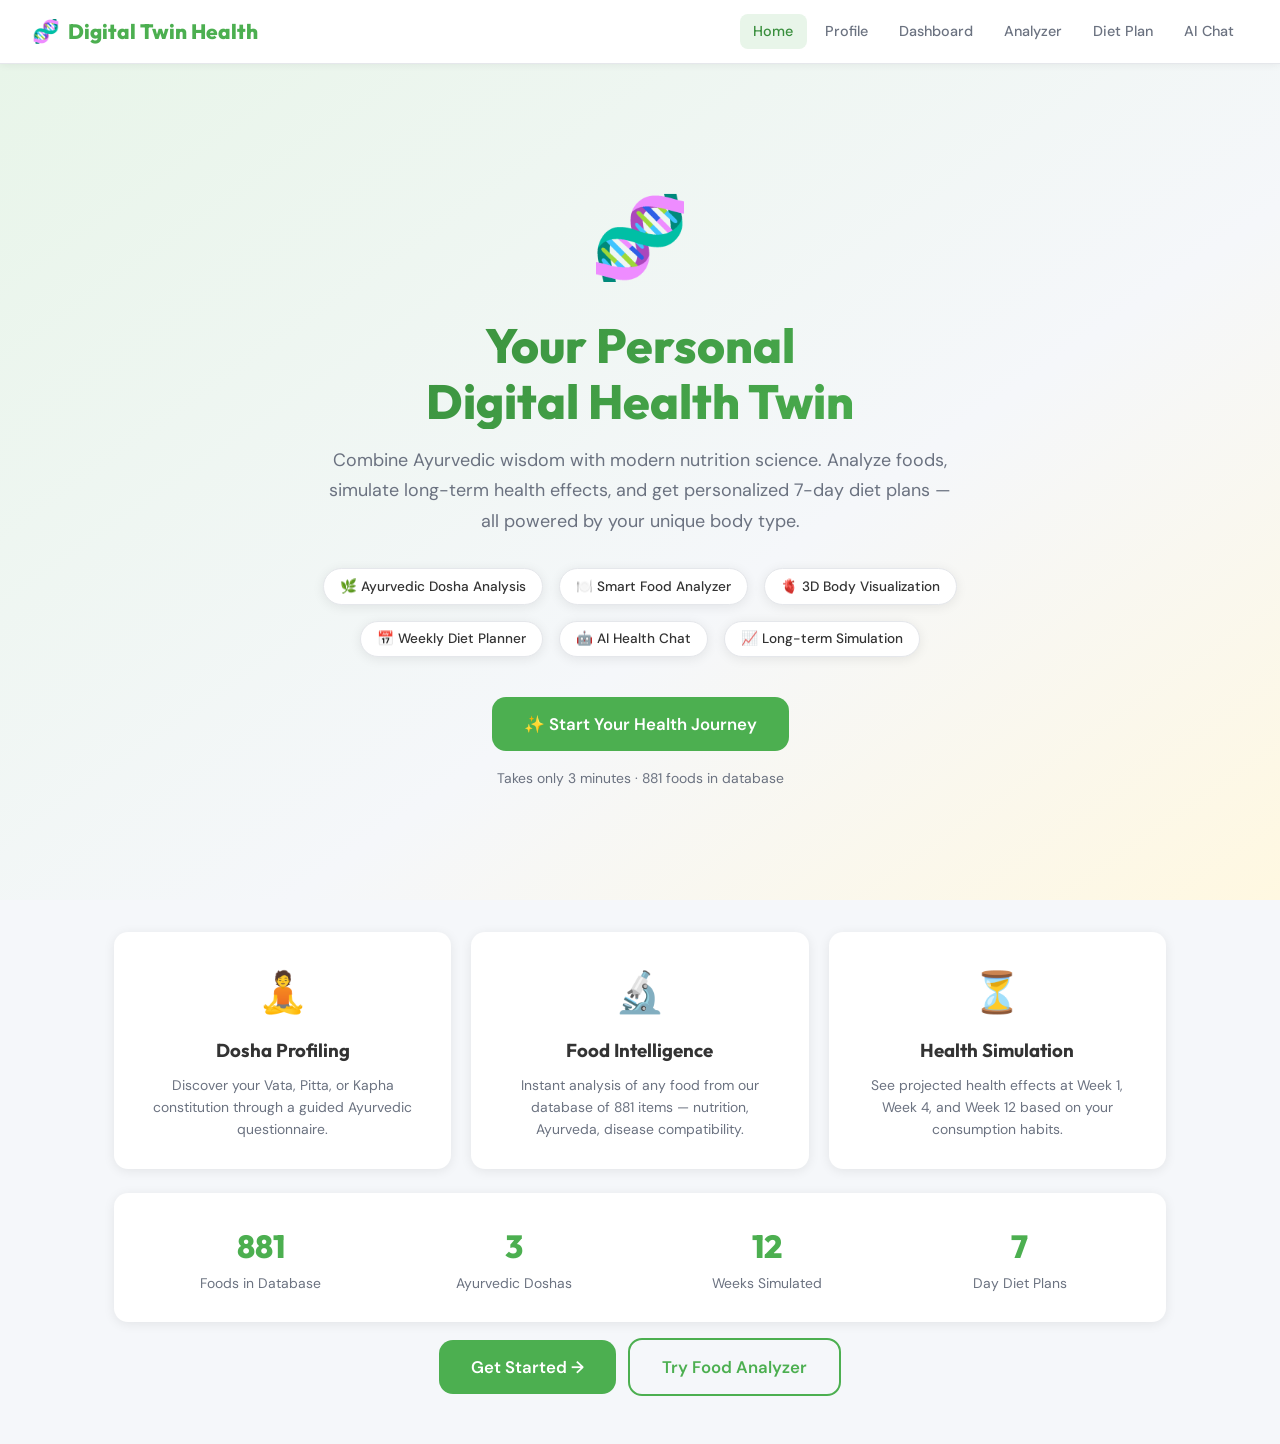
<file: frontend/index.html>
<!DOCTYPE html>
<html lang="en">
<head>
<meta charset="UTF-8" />
<meta name="viewport" content="width=device-width, initial-scale=1.0"/>
<title>Digital Twin Health</title>
<link rel="stylesheet" href="css/styles.css"/>
</head>
<body>

<nav class="nav">
  <a href="index.html" class="nav-brand"><span>🧬</span> Digital Twin Health</a>
  <div class="nav-links">
    <a href="index.html" class="active">Home</a>
    <a href="input.html">Profile</a>
    <a href="dashboard.html">Dashboard</a>
    <a href="analyzer.html">Analyzer</a>
    <a href="diet.html">Diet Plan</a>
    <a href="chat.html">AI Chat</a>
  </div>
</nav>

<section class="hero">
  <div class="hero-content">
    <div class="hero-icon">🧬</div>
    <h1 class="hero-title">Your Personal<br/>Digital Health Twin</h1>
    <p class="hero-sub">
      Combine Ayurvedic wisdom with modern nutrition science. Analyze foods, 
      simulate long-term health effects, and get personalized 7-day diet plans — 
      all powered by your unique body type.
    </p>
    <div class="hero-features">
      <div class="feature-pill">🌿 Ayurvedic Dosha Analysis</div>
      <div class="feature-pill">🍽️ Smart Food Analyzer</div>
      <div class="feature-pill">🫀 3D Body Visualization</div>
      <div class="feature-pill">📅 Weekly Diet Planner</div>
      <div class="feature-pill">🤖 AI Health Chat</div>
      <div class="feature-pill">📈 Long-term Simulation</div>
    </div>
    <a href="input.html" class="btn btn-primary btn-lg">
      ✨ Start Your Health Journey
    </a>
    <p class="text-muted mt-2">Takes only 3 minutes · 881 foods in database</p>
  </div>
</section>

<!-- Feature Cards -->
<div class="container">
  <div class="grid-3 section-gap">
    <div class="card text-center">
      <div style="font-size:2.5rem;margin-bottom:0.75rem">🧘</div>
      <h3 style="font-family:var(--font-display);font-weight:700;margin-bottom:0.5rem">Dosha Profiling</h3>
      <p class="text-muted">Discover your Vata, Pitta, or Kapha constitution through a guided Ayurvedic questionnaire.</p>
    </div>
    <div class="card text-center">
      <div style="font-size:2.5rem;margin-bottom:0.75rem">🔬</div>
      <h3 style="font-family:var(--font-display);font-weight:700;margin-bottom:0.5rem">Food Intelligence</h3>
      <p class="text-muted">Instant analysis of any food from our database of 881 items — nutrition, Ayurveda, disease compatibility.</p>
    </div>
    <div class="card text-center">
      <div style="font-size:2.5rem;margin-bottom:0.75rem">⏳</div>
      <h3 style="font-family:var(--font-display);font-weight:700;margin-bottom:0.5rem">Health Simulation</h3>
      <p class="text-muted">See projected health effects at Week 1, Week 4, and Week 12 based on your consumption habits.</p>
    </div>
  </div>

  <!-- Stats row -->
  <div class="card mb-2">
    <div class="grid-4">
      <div class="text-center">
        <div style="font-family:var(--font-display);font-size:2rem;font-weight:800;color:var(--green)">881</div>
        <div class="text-muted">Foods in Database</div>
      </div>
      <div class="text-center">
        <div style="font-family:var(--font-display);font-size:2rem;font-weight:800;color:var(--green)">3</div>
        <div class="text-muted">Ayurvedic Doshas</div>
      </div>
      <div class="text-center">
        <div style="font-family:var(--font-display);font-size:2rem;font-weight:800;color:var(--green)">12</div>
        <div class="text-muted">Weeks Simulated</div>
      </div>
      <div class="text-center">
        <div style="font-family:var(--font-display);font-size:2rem;font-weight:800;color:var(--green)">7</div>
        <div class="text-muted">Day Diet Plans</div>
      </div>
    </div>
  </div>

  <div class="text-center mb-2">
    <a href="input.html" class="btn btn-primary btn-lg">Get Started →</a>
    &nbsp;
    <a href="analyzer.html" class="btn btn-outline btn-lg">Try Food Analyzer</a>
  </div>
</div>

</body>
</html>
</file>
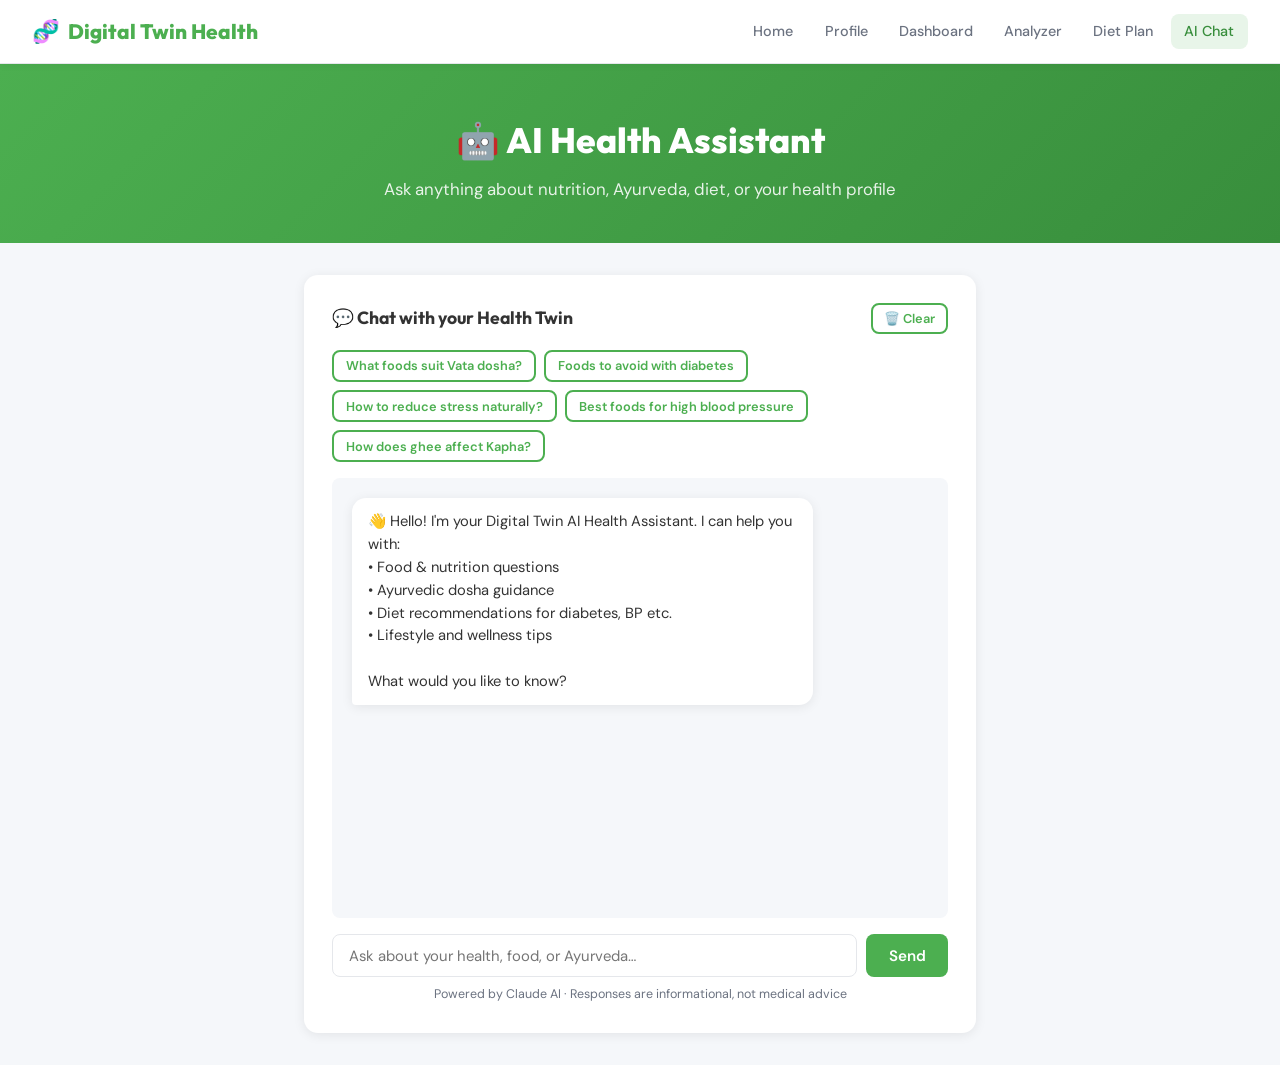
<file: frontend/chat.html>
<!DOCTYPE html>
<html lang="en">
<head>
<meta charset="UTF-8"/>
<meta name="viewport" content="width=device-width,initial-scale=1.0"/>
<title>AI Health Chat · Digital Twin</title>
<link rel="stylesheet" href="css/styles.css"/>
</head>
<body>

<nav class="nav">
  <a href="index.html" class="nav-brand"><span>🧬</span> Digital Twin Health</a>
  <div class="nav-links">
    <a href="index.html">Home</a>
    <a href="input.html">Profile</a>
    <a href="dashboard.html">Dashboard</a>
    <a href="analyzer.html">Analyzer</a>
    <a href="diet.html">Diet Plan</a>
    <a href="chat.html" class="active">AI Chat</a>
  </div>
</nav>

<div class="page-header">
  <h1>🤖 AI Health Assistant</h1>
  <p>Ask anything about nutrition, Ayurveda, diet, or your health profile</p>
</div>

<div class="container-sm">
  <div class="card">
    <div style="display:flex;align-items:center;justify-content:space-between;margin-bottom:1rem">
      <div class="card-title" style="margin:0">💬 Chat with your Health Twin</div>
      <button class="btn btn-outline" onclick="clearChat()" style="font-size:0.8rem;padding:0.3rem 0.7rem">🗑️ Clear</button>
    </div>

    <!-- Suggested prompts -->
    <div style="display:flex;flex-wrap:wrap;gap:0.5rem;margin-bottom:1rem" id="prompts">
      <button class="btn btn-outline" style="font-size:0.8rem;padding:0.35rem 0.75rem" onclick="sendPrompt(this.textContent)">
        What foods suit Vata dosha?
      </button>
      <button class="btn btn-outline" style="font-size:0.8rem;padding:0.35rem 0.75rem" onclick="sendPrompt(this.textContent)">
        Foods to avoid with diabetes
      </button>
      <button class="btn btn-outline" style="font-size:0.8rem;padding:0.35rem 0.75rem" onclick="sendPrompt(this.textContent)">
        How to reduce stress naturally?
      </button>
      <button class="btn btn-outline" style="font-size:0.8rem;padding:0.35rem 0.75rem" onclick="sendPrompt(this.textContent)">
        Best foods for high blood pressure
      </button>
      <button class="btn btn-outline" style="font-size:0.8rem;padding:0.35rem 0.75rem" onclick="sendPrompt(this.textContent)">
        How does ghee affect Kapha?
      </button>
    </div>

    <div class="chat-window" id="chat-window">
      <div class="chat-bubble bot">
        👋 Hello! I'm your Digital Twin AI Health Assistant. I can help you with:
        <br/>• Food & nutrition questions
        <br/>• Ayurvedic dosha guidance
        <br/>• Diet recommendations for diabetes, BP etc.
        <br/>• Lifestyle and wellness tips
        <br/><br/>What would you like to know?
      </div>
    </div>

    <div class="chat-input-row">
      <input id="chat-input" type="text" placeholder="Ask about your health, food, or Ayurveda…"
        onkeydown="if(event.key==='Enter')sendMessage()"/>
      <button class="btn btn-primary" onclick="sendMessage()" id="send-btn">Send</button>
    </div>

    <p class="text-muted mt-1" style="font-size:0.78rem;text-align:center">
      Powered by Claude AI · Responses are informational, not medical advice
    </p>
  </div>
</div>

<script src="js/api.js"></script>
<script src="js/chat.js"></script>
</body>
</html>
</file>
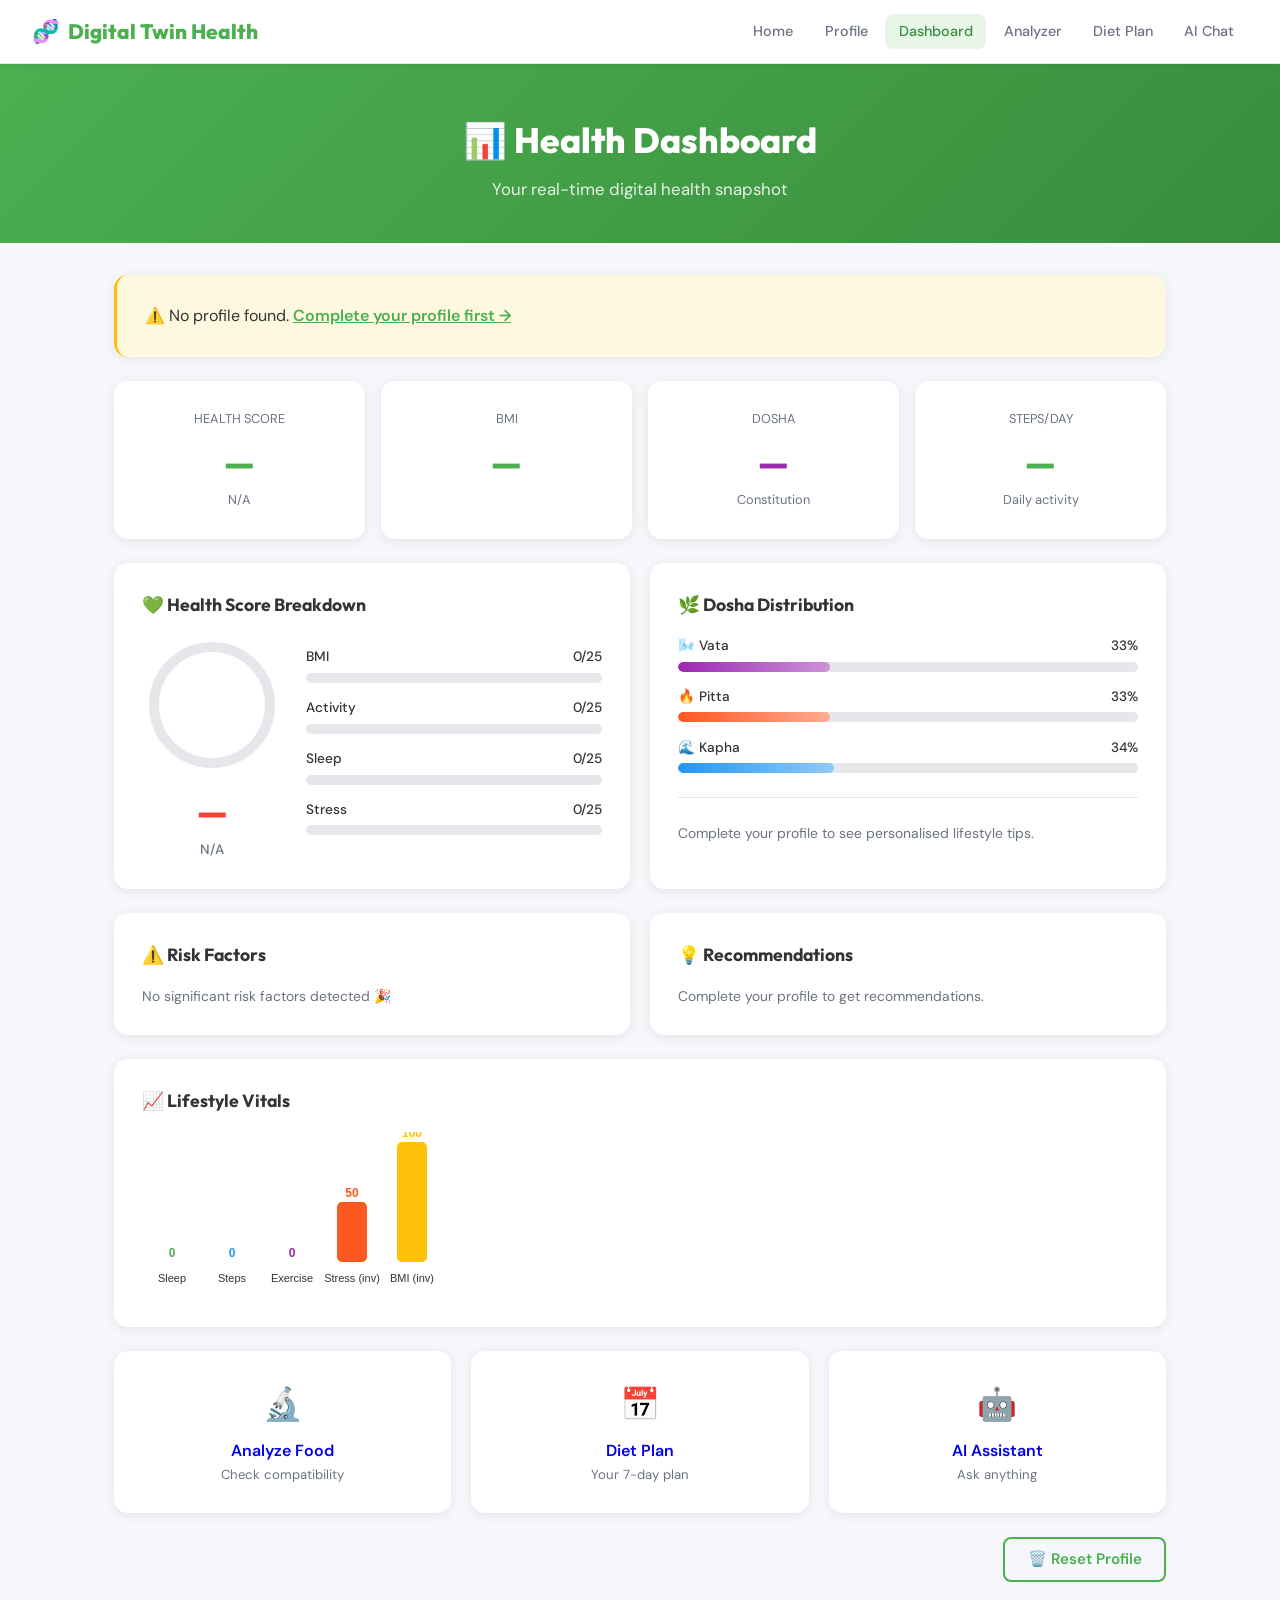
<file: frontend/dashboard.html>
<!DOCTYPE html>
<html lang="en">
<head>
<meta charset="UTF-8"/>
<meta name="viewport" content="width=device-width,initial-scale=1.0"/>
<title>Dashboard · Digital Twin</title>
<link rel="stylesheet" href="css/styles.css"/>
</head>
<body>

<nav class="nav">
  <a href="index.html" class="nav-brand"><span>🧬</span> Digital Twin Health</a>
  <div class="nav-links">
    <a href="index.html">Home</a>
    <a href="input.html">Profile</a>
    <a href="dashboard.html" class="active">Dashboard</a>
    <a href="analyzer.html">Analyzer</a>
    <a href="diet.html">Diet Plan</a>
    <a href="chat.html">AI Chat</a>
  </div>
</nav>

<div class="page-header">
  <h1>📊 Health Dashboard</h1>
  <p>Your real-time digital health snapshot</p>
</div>

<div class="container">

  <!-- Top metrics -->
  <div class="grid-4 section-gap" id="metric-cards">
    <div class="card text-center">
      <div class="text-muted" style="font-size:0.8rem;margin-bottom:0.3rem">HEALTH SCORE</div>
      <div id="m-score" style="font-family:var(--font-display);font-size:2.2rem;font-weight:800;color:var(--green)">—</div>
      <div id="m-grade" class="text-muted" style="font-size:0.8rem">—</div>
    </div>
    <div class="card text-center">
      <div class="text-muted" style="font-size:0.8rem;margin-bottom:0.3rem">BMI</div>
      <div id="m-bmi" style="font-family:var(--font-display);font-size:2.2rem;font-weight:800;color:var(--green)">—</div>
      <div id="m-bmi-cat" class="text-muted" style="font-size:0.8rem">—</div>
    </div>
    <div class="card text-center">
      <div class="text-muted" style="font-size:0.8rem;margin-bottom:0.3rem">DOSHA</div>
      <div id="m-dosha" style="font-family:var(--font-display);font-size:2.2rem;font-weight:800;color:#9C27B0">—</div>
      <div class="text-muted" style="font-size:0.8rem">Constitution</div>
    </div>
    <div class="card text-center">
      <div class="text-muted" style="font-size:0.8rem;margin-bottom:0.3rem">STEPS/DAY</div>
      <div id="m-steps" style="font-family:var(--font-display);font-size:2.2rem;font-weight:800;color:var(--green)">—</div>
      <div class="text-muted" style="font-size:0.8rem">Daily activity</div>
    </div>
  </div>

  <div class="grid-2 section-gap">
    <!-- Score ring card -->
    <div class="card">
      <div class="card-title">💚 Health Score Breakdown</div>
      <div style="display:flex;align-items:center;gap:1.5rem;flex-wrap:wrap">
        <div class="score-ring">
          <svg class="ring-svg" width="140" height="140" viewBox="0 0 140 140">
            <circle class="ring-track" cx="70" cy="70" r="58"/>
            <circle id="score-ring-fill" class="ring-fill" cx="70" cy="70" r="58"
              stroke="var(--green)"
              stroke-dasharray="364.4"
              stroke-dashoffset="364.4"/>
          </svg>
          <div id="score-num" class="ring-label">—</div>
          <div id="score-grade" class="ring-sublabel">—</div>
        </div>
        <div style="flex:1" id="score-breakdown"></div>
      </div>
    </div>

    <!-- Dosha distribution -->
    <div class="card">
      <div class="card-title">🌿 Dosha Distribution</div>
      <div id="dosha-bars"></div>
      <hr class="divider"/>
      <div id="dosha-tips" class="text-muted" style="font-size:0.87rem"></div>
    </div>
  </div>

  <div class="grid-2 section-gap">
    <!-- Risks -->
    <div class="card">
      <div class="card-title">⚠️ Risk Factors</div>
      <div id="risk-list"></div>
    </div>
    <!-- Recommendations -->
    <div class="card">
      <div class="card-title">💡 Recommendations</div>
      <div id="rec-list"></div>
    </div>
  </div>

  <!-- Vitals chart (canvas) -->
  <div class="card section-gap">
    <div class="card-title">📈 Lifestyle Vitals</div>
    <canvas id="vitalsChart" height="80"></canvas>
  </div>

  <!-- Quick links -->
  <div class="grid-3">
    <a href="analyzer.html" class="card" style="text-decoration:none;text-align:center">
      <div style="font-size:2rem">🔬</div>
      <div style="font-weight:600;margin-top:0.5rem">Analyze Food</div>
      <div class="text-muted" style="font-size:0.82rem">Check compatibility</div>
    </a>
    <a href="diet.html" class="card" style="text-decoration:none;text-align:center">
      <div style="font-size:2rem">📅</div>
      <div style="font-weight:600;margin-top:0.5rem">Diet Plan</div>
      <div class="text-muted" style="font-size:0.82rem">Your 7-day plan</div>
    </a>
    <a href="chat.html" class="card" style="text-decoration:none;text-align:center">
      <div style="font-size:2rem">🤖</div>
      <div style="font-weight:600;margin-top:0.5rem">AI Assistant</div>
      <div class="text-muted" style="font-size:0.82rem">Ask anything</div>
    </a>
  </div>

  <div style="margin-top:1.5rem;text-align:right">
    <button class="btn btn-outline" onclick="if(confirm('Clear all data?')){Store.clear();location.reload()}">
      🗑️ Reset Profile
    </button>
  </div>
</div>

<script src="js/api.js"></script>
<script src="js/dashboard.js"></script>
</body>
</html>
</file>
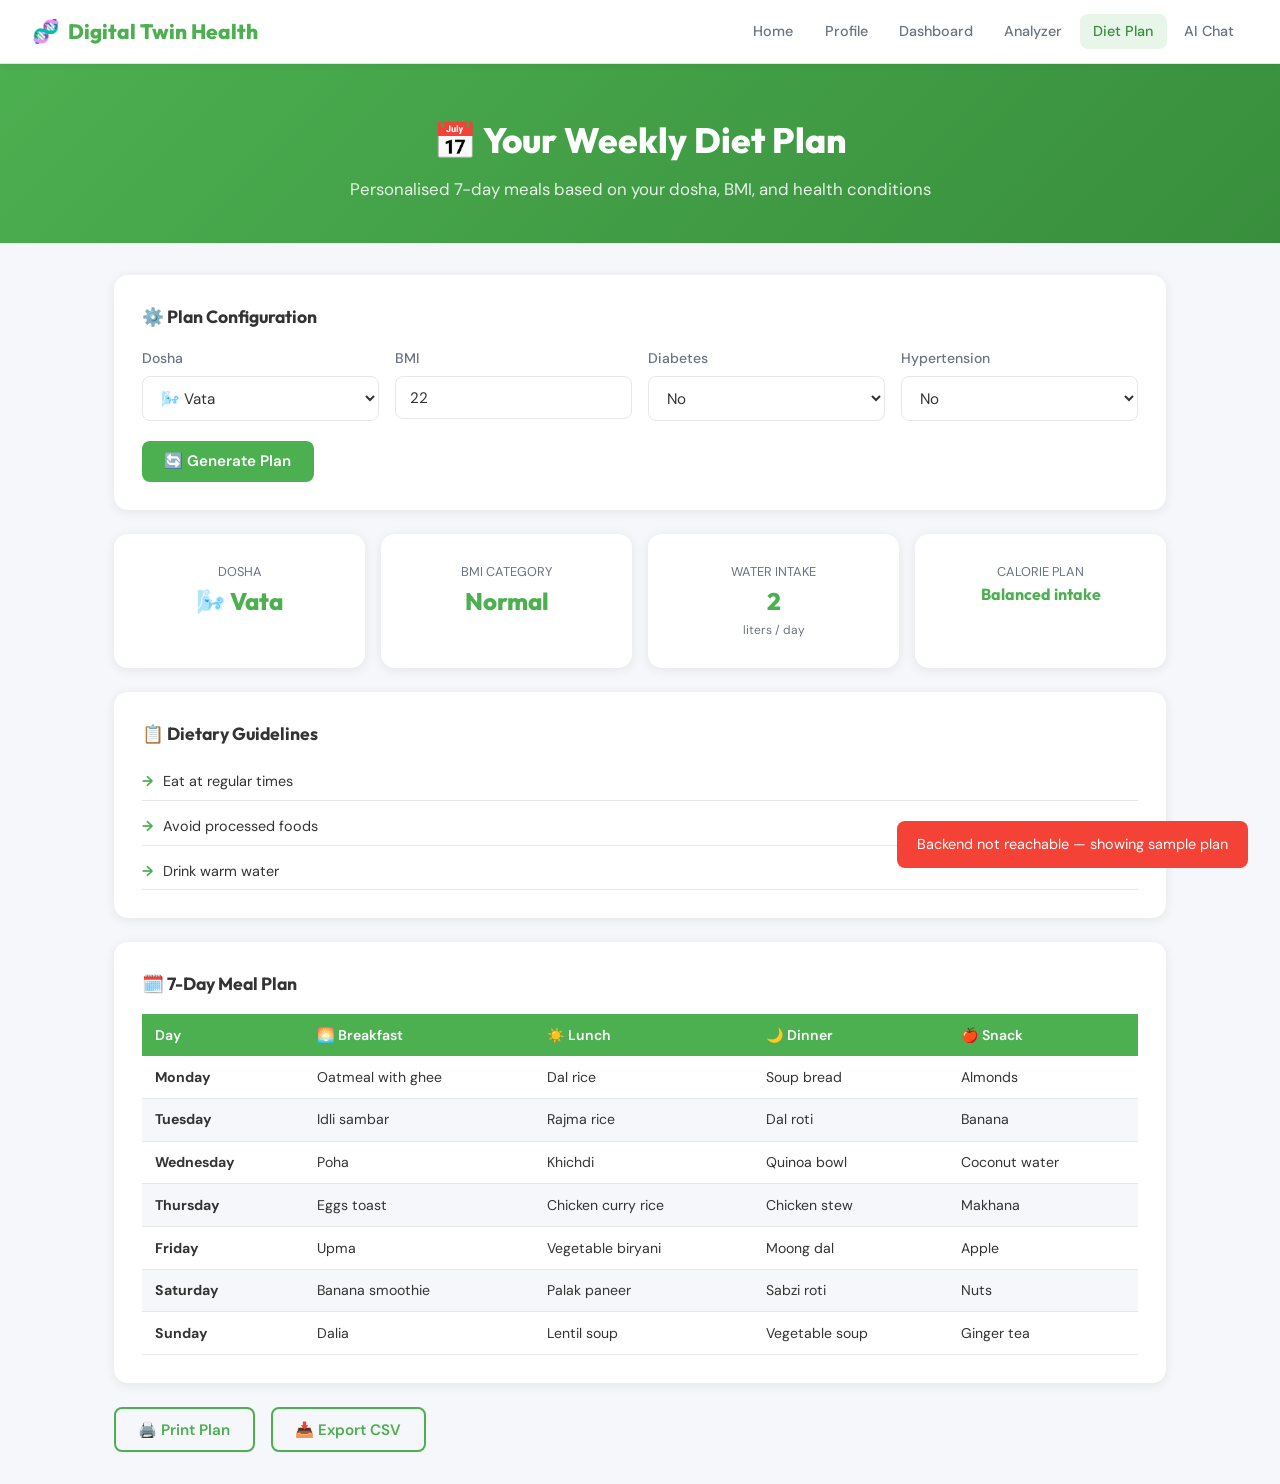
<file: frontend/diet.html>
<!DOCTYPE html>
<html lang="en">
<head>
<meta charset="UTF-8"/>
<meta name="viewport" content="width=device-width,initial-scale=1.0"/>
<title>Diet Plan · Digital Twin</title>
<link rel="stylesheet" href="css/styles.css"/>
</head>
<body>

<nav class="nav">
  <a href="index.html" class="nav-brand"><span>🧬</span> Digital Twin Health</a>
  <div class="nav-links">
    <a href="index.html">Home</a>
    <a href="input.html">Profile</a>
    <a href="dashboard.html">Dashboard</a>
    <a href="analyzer.html">Analyzer</a>
    <a href="diet.html" class="active">Diet Plan</a>
    <a href="chat.html">AI Chat</a>
  </div>
</nav>

<div class="page-header">
  <h1>📅 Your Weekly Diet Plan</h1>
  <p>Personalised 7-day meals based on your dosha, BMI, and health conditions</p>
</div>

<div class="container">

  <!-- Config card -->
  <div class="card section-gap">
    <div class="card-title">⚙️ Plan Configuration</div>
    <div class="grid-4">
      <div class="form-group">
        <label class="form-label">Dosha</label>
        <select id="plan-dosha" class="form-control">
          <option value="vata">🌬️ Vata</option>
          <option value="pitta">🔥 Pitta</option>
          <option value="kapha">🌊 Kapha</option>
        </select>
      </div>
      <div class="form-group">
        <label class="form-label">BMI</label>
        <input id="plan-bmi" type="number" class="form-control" value="22" step="0.1" min="15" max="45"/>
      </div>
      <div class="form-group">
        <label class="form-label">Diabetes</label>
        <select id="plan-diabetes" class="form-control">
          <option value="false">No</option>
          <option value="true">Yes</option>
        </select>
      </div>
      <div class="form-group">
        <label class="form-label">Hypertension</label>
        <select id="plan-bp" class="form-control">
          <option value="false">No</option>
          <option value="true">Yes</option>
        </select>
      </div>
    </div>
    <button class="btn btn-primary" onclick="generatePlan()">🔄 Generate Plan</button>
  </div>

  <!-- Summary cards -->
  <div id="plan-summary" style="display:none" class="grid-4 section-gap">
    <div class="card text-center">
      <div class="text-muted" style="font-size:0.8rem">DOSHA</div>
      <div id="s-dosha" style="font-family:var(--font-display);font-size:1.5rem;font-weight:800;color:var(--green)">—</div>
    </div>
    <div class="card text-center">
      <div class="text-muted" style="font-size:0.8rem">BMI CATEGORY</div>
      <div id="s-bmi" style="font-family:var(--font-display);font-size:1.5rem;font-weight:800;color:var(--green)">—</div>
    </div>
    <div class="card text-center">
      <div class="text-muted" style="font-size:0.8rem">WATER INTAKE</div>
      <div id="s-water" style="font-family:var(--font-display);font-size:1.5rem;font-weight:800;color:var(--green)">—</div>
      <div class="text-muted" style="font-size:0.75rem">liters / day</div>
    </div>
    <div class="card text-center">
      <div class="text-muted" style="font-size:0.8rem">CALORIE PLAN</div>
      <div id="s-cal" style="font-family:var(--font-display);font-size:1rem;font-weight:700;color:var(--green)">—</div>
    </div>
  </div>

  <!-- Guidelines -->
  <div id="guidelines-card" style="display:none" class="card section-gap">
    <div class="card-title">📋 Dietary Guidelines</div>
    <div id="guidelines-content"></div>
  </div>

  <!-- Weekly table -->
  <div id="plan-table-card" style="display:none" class="card section-gap">
    <div class="card-title">🗓️ 7-Day Meal Plan</div>
    <div style="overflow-x:auto">
      <table class="week-table">
        <thead>
          <tr>
            <th>Day</th>
            <th>🌅 Breakfast</th>
            <th>☀️ Lunch</th>
            <th>🌙 Dinner</th>
            <th>🍎 Snack</th>
          </tr>
        </thead>
        <tbody id="plan-tbody"></tbody>
      </table>
    </div>
  </div>

  <!-- Print/Export -->
  <div id="export-row" style="display:none;gap:1rem" class="flex">
    <button class="btn btn-outline" onclick="window.print()">🖨️ Print Plan</button>
    <button class="btn btn-outline" onclick="exportCSV()">📥 Export CSV</button>
  </div>

</div>

<script src="js/api.js"></script>
<script src="js/diet.js"></script>
</body>
</html>
</file>
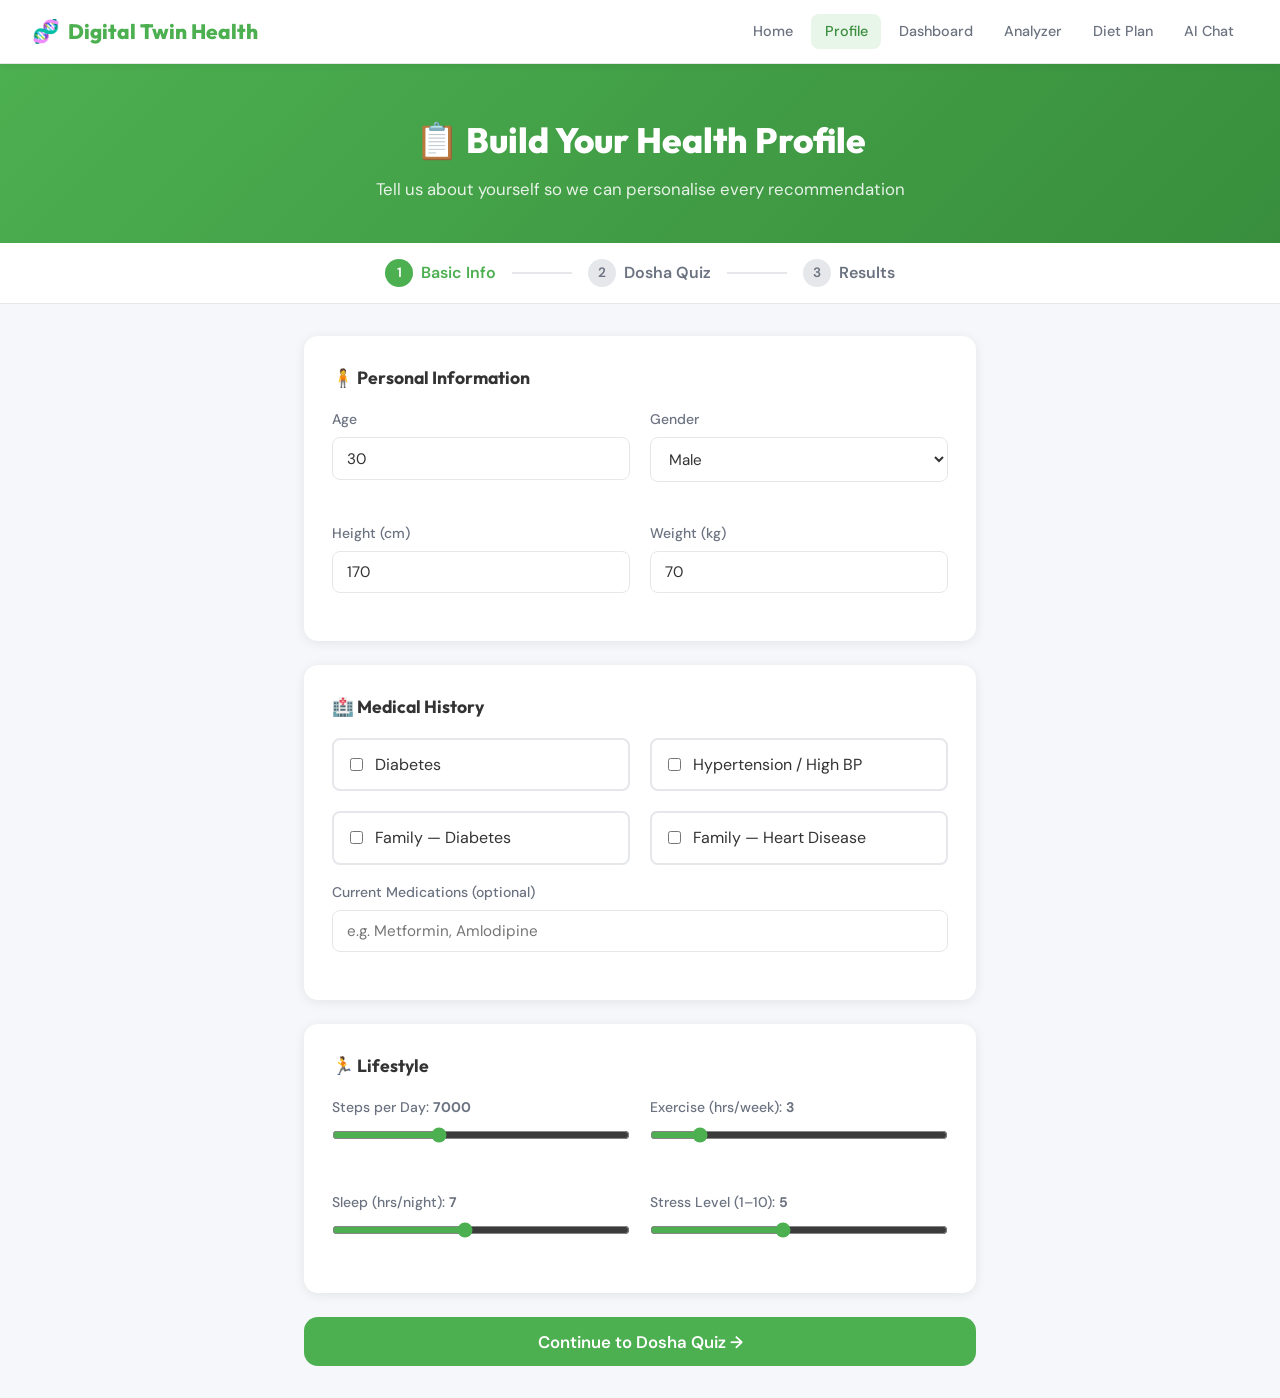
<file: frontend/input.html>
<!DOCTYPE html>
<html lang="en">
<head>
<meta charset="UTF-8"/>
<meta name="viewport" content="width=device-width,initial-scale=1.0"/>
<title>Health Profile · Digital Twin</title>
<link rel="stylesheet" href="css/styles.css"/>
</head>
<body>

<nav class="nav">
  <a href="index.html" class="nav-brand"><span>🧬</span> Digital Twin Health</a>
  <div class="nav-links">
    <a href="index.html">Home</a>
    <a href="input.html" class="active">Profile</a>
    <a href="dashboard.html">Dashboard</a>
    <a href="analyzer.html">Analyzer</a>
    <a href="diet.html">Diet Plan</a>
    <a href="chat.html">AI Chat</a>
  </div>
</nav>

<div class="page-header">
  <h1>📋 Build Your Health Profile</h1>
  <p>Tell us about yourself so we can personalise every recommendation</p>
</div>

<!-- Step indicator -->
<div style="background:#fff;border-bottom:1px solid var(--border);padding:1rem 2rem;display:flex;gap:1rem;align-items:center;justify-content:center;">
  <div id="step1-ind" class="flex gap-1" style="align-items:center;font-weight:600;color:var(--green)">
    <div style="width:28px;height:28px;border-radius:50%;background:var(--green);color:#fff;display:flex;align-items:center;justify-content:center;font-size:0.85rem">1</div>
    Basic Info
  </div>
  <div style="flex:1;max-width:60px;height:2px;background:var(--border)"></div>
  <div id="step2-ind" class="flex gap-1" style="align-items:center;font-weight:600;color:var(--text-2)">
    <div style="width:28px;height:28px;border-radius:50%;background:var(--border);color:var(--text-2);display:flex;align-items:center;justify-content:center;font-size:0.85rem">2</div>
    Dosha Quiz
  </div>
  <div style="flex:1;max-width:60px;height:2px;background:var(--border)"></div>
  <div id="step3-ind" class="flex gap-1" style="align-items:center;font-weight:600;color:var(--text-2)">
    <div style="width:28px;height:28px;border-radius:50%;background:var(--border);color:var(--text-2);display:flex;align-items:center;justify-content:center;font-size:0.85rem">3</div>
    Results
  </div>
</div>

<div class="container-sm">

  <!-- STEP 1 -->
  <div id="step1">
    <div class="card section-gap">
      <div class="card-title">🧍 Personal Information</div>
      <div class="grid-2">
        <div class="form-group">
          <label class="form-label">Age</label>
          <input id="age" type="number" class="form-control" placeholder="e.g. 30" min="10" max="100" value="30"/>
        </div>
        <div class="form-group">
          <label class="form-label">Gender</label>
          <select id="gender" class="form-control">
            <option value="male">Male</option>
            <option value="female">Female</option>
            <option value="other">Other</option>
          </select>
        </div>
        <div class="form-group">
          <label class="form-label">Height (cm)</label>
          <input id="height" type="number" class="form-control" placeholder="e.g. 170" value="170"/>
        </div>
        <div class="form-group">
          <label class="form-label">Weight (kg)</label>
          <input id="weight" type="number" class="form-control" placeholder="e.g. 70" value="70"/>
        </div>
      </div>
      <div id="bmi-preview" style="display:none" class="card bg-green mt-2" style="padding:0.75rem">
        BMI: <strong id="bmi-val"></strong> — <span id="bmi-cat"></span>
      </div>
    </div>

    <div class="card section-gap">
      <div class="card-title">🏥 Medical History</div>
      <div class="grid-2">
        <label class="radio-card" id="diabLabel">
          <input type="checkbox" id="diabetes"/> Diabetes
        </label>
        <label class="radio-card" id="bpLabel">
          <input type="checkbox" id="hypertension"/> Hypertension / High BP
        </label>
        <label class="radio-card">
          <input type="checkbox" id="fam_diabetes"/> Family — Diabetes
        </label>
        <label class="radio-card">
          <input type="checkbox" id="fam_heart"/> Family — Heart Disease
        </label>
      </div>
      <div class="form-group mt-2">
        <label class="form-label">Current Medications (optional)</label>
        <input id="medications" type="text" class="form-control" placeholder="e.g. Metformin, Amlodipine"/>
      </div>
    </div>

    <div class="card section-gap">
      <div class="card-title">🏃 Lifestyle</div>
      <div class="grid-2">
        <div class="form-group">
          <label class="form-label">Steps per Day: <strong id="steps-lbl">7000</strong></label>
          <input id="steps" type="range" min="0" max="20000" step="500" value="7000"
            style="width:100%;accent-color:var(--green)"
            oninput="document.getElementById('steps-lbl').textContent=this.value"/>
        </div>
        <div class="form-group">
          <label class="form-label">Exercise (hrs/week): <strong id="ex-lbl">3</strong></label>
          <input id="exercise" type="range" min="0" max="20" step="0.5" value="3"
            style="width:100%;accent-color:var(--green)"
            oninput="document.getElementById('ex-lbl').textContent=this.value"/>
        </div>
        <div class="form-group">
          <label class="form-label">Sleep (hrs/night): <strong id="sleep-lbl">7</strong></label>
          <input id="sleep" type="range" min="3" max="12" step="0.5" value="7"
            style="width:100%;accent-color:var(--green)"
            oninput="document.getElementById('sleep-lbl').textContent=this.value"/>
        </div>
        <div class="form-group">
          <label class="form-label">Stress Level (1–10): <strong id="stress-lbl">5</strong></label>
          <input id="stress" type="range" min="1" max="10" value="5"
            style="width:100%;accent-color:var(--green)"
            oninput="document.getElementById('stress-lbl').textContent=this.value"/>
        </div>
      </div>
    </div>

    <button class="btn btn-primary btn-full btn-lg" onclick="submitStep1()">
      Continue to Dosha Quiz →
    </button>
  </div>

  <!-- STEP 2 — Dosha Quiz -->
  <div id="step2" style="display:none">
    <div class="card section-gap">
      <div class="card-title">🌿 Ayurvedic Dosha Assessment</div>
      <p class="text-muted mb-2">Answer all 5 questions honestly — there are no right or wrong answers.</p>
      <div id="quiz-container"></div>
      <button class="btn btn-primary btn-full btn-lg mt-2" onclick="submitDosha()">
        Calculate My Dosha ✨
      </button>
    </div>
  </div>

  <!-- STEP 3 — Results -->
  <div id="step3" style="display:none">
    <div class="card section-gap" id="dosha-result-card">
      <div class="card-title">🌿 Your Ayurvedic Constitution</div>
      <div id="dosha-result-content"></div>
    </div>
    <div class="card section-gap" id="health-result-card">
      <div class="card-title">💚 Health Score</div>
      <div id="health-result-content"></div>
    </div>
    <div style="display:flex;gap:1rem;flex-wrap:wrap;">
      <a href="dashboard.html" class="btn btn-primary btn-lg" style="flex:1">View Dashboard →</a>
      <a href="analyzer.html" class="btn btn-outline btn-lg" style="flex:1">Analyze Food →</a>
    </div>
  </div>

</div>

<script src="js/api.js"></script>
<script src="js/form.js"></script>
</body>
</html>
</file>
<file: frontend/css/styles.css>
/* =============================================
   Digital Twin Health — Global Styles
   Font: Outfit (display) + DM Sans (body)
   Palette: Forest green / Warm amber / Soft red
   ============================================= */

@import url('https://fonts.googleapis.com/css2?family=Outfit:wght@300;400;600;700;800&family=DM+Sans:ital,wght@0,300;0,400;0,500;1,400&display=swap');

:root {
  --green:   #4CAF50;
  --green-d: #388E3C;
  --green-l: #E8F5E9;
  --yellow:  #FFC107;
  --yellow-l:#FFF8E1;
  --red:     #F44336;
  --red-l:   #FFEBEE;
  --bg:      #F5F7FA;
  --card:    #FFFFFF;
  --text:    #333333;
  --text-2:  #6B7280;
  --border:  #E5E7EB;
  --shadow:  0 2px 12px rgba(0,0,0,0.08);
  --shadow-h:0 8px 32px rgba(0,0,0,0.14);
  --radius:  14px;
  --radius-s:8px;
  --transition: 0.25s ease;
  --font-display: 'Outfit', sans-serif;
  --font-body:    'DM Sans', sans-serif;
}

*, *::before, *::after { box-sizing: border-box; margin: 0; padding: 0; }

html { scroll-behavior: smooth; }

body {
  font-family: var(--font-body);
  background: var(--bg);
  color: var(--text);
  min-height: 100vh;
  line-height: 1.6;
}

/* ---- NAV ---- */
.nav {
  background: var(--card);
  border-bottom: 1px solid var(--border);
  padding: 0 2rem;
  display: flex;
  align-items: center;
  justify-content: space-between;
  height: 64px;
  position: sticky;
  top: 0;
  z-index: 100;
  box-shadow: 0 1px 8px rgba(0,0,0,0.06);
}
.nav-brand {
  font-family: var(--font-display);
  font-weight: 800;
  font-size: 1.3rem;
  color: var(--green);
  text-decoration: none;
  display: flex;
  align-items: center;
  gap: 0.5rem;
}
.nav-brand span { font-size: 1.4rem; }
.nav-links { display: flex; gap: 0.25rem; align-items: center; }
.nav-links a {
  text-decoration: none;
  color: var(--text-2);
  font-size: 0.9rem;
  font-weight: 500;
  padding: 0.4rem 0.85rem;
  border-radius: var(--radius-s);
  transition: all var(--transition);
}
.nav-links a:hover, .nav-links a.active {
  background: var(--green-l);
  color: var(--green-d);
}

/* ---- PAGE HEADER ---- */
.page-header {
  background: linear-gradient(135deg, var(--green) 0%, var(--green-d) 100%);
  color: #fff;
  padding: 3rem 2rem 2.5rem;
  text-align: center;
}
.page-header h1 {
  font-family: var(--font-display);
  font-size: 2.2rem;
  font-weight: 800;
  margin-bottom: 0.5rem;
}
.page-header p { opacity: 0.88; font-size: 1.05rem; }

/* ---- CONTAINER ---- */
.container { max-width: 1100px; margin: 0 auto; padding: 2rem 1.5rem; }
.container-sm { max-width: 720px; margin: 0 auto; padding: 2rem 1.5rem; }

/* ---- CARD ---- */
.card {
  background: var(--card);
  border-radius: var(--radius);
  box-shadow: var(--shadow);
  padding: 1.75rem;
  transition: box-shadow var(--transition);
}
.card:hover { box-shadow: var(--shadow-h); }
.card-title {
  font-family: var(--font-display);
  font-size: 1.1rem;
  font-weight: 700;
  margin-bottom: 1rem;
  color: var(--text);
  display: flex;
  align-items: center;
  gap: 0.5rem;
}

/* ---- GRID ---- */
.grid-2 { display: grid; grid-template-columns: 1fr 1fr; gap: 1.25rem; }
.grid-3 { display: grid; grid-template-columns: repeat(3,1fr); gap: 1.25rem; }
.grid-4 { display: grid; grid-template-columns: repeat(4,1fr); gap: 1rem; }
@media(max-width:768px){
  .grid-2,.grid-3,.grid-4{ grid-template-columns:1fr; }
}

/* ---- FORM ---- */
.form-group { margin-bottom: 1.25rem; }
.form-label {
  display: block;
  font-size: 0.875rem;
  font-weight: 500;
  color: var(--text-2);
  margin-bottom: 0.4rem;
}
.form-control {
  width: 100%;
  padding: 0.65rem 0.9rem;
  border: 1.5px solid var(--border);
  border-radius: var(--radius-s);
  font-family: var(--font-body);
  font-size: 0.95rem;
  color: var(--text);
  background: #fff;
  transition: border var(--transition), box-shadow var(--transition);
  outline: none;
}
.form-control:focus {
  border-color: var(--green);
  box-shadow: 0 0 0 3px rgba(76,175,80,0.15);
}
select.form-control { cursor: pointer; }

/* ---- BUTTONS ---- */
.btn {
  display: inline-flex;
  align-items: center;
  gap: 0.5rem;
  padding: 0.65rem 1.4rem;
  border: none;
  border-radius: var(--radius-s);
  font-family: var(--font-body);
  font-size: 0.95rem;
  font-weight: 600;
  cursor: pointer;
  transition: all var(--transition);
  text-decoration: none;
}
.btn-primary { background: var(--green); color: #fff; }
.btn-primary:hover { background: var(--green-d); transform: translateY(-1px); box-shadow: 0 4px 14px rgba(76,175,80,0.4); }
.btn-outline { background: transparent; color: var(--green); border: 2px solid var(--green); }
.btn-outline:hover { background: var(--green-l); }
.btn-lg { padding: 0.85rem 2rem; font-size: 1.05rem; border-radius: var(--radius); }
.btn-full { width: 100%; justify-content: center; }
.btn:disabled { opacity: 0.55; cursor: not-allowed; transform: none !important; }

/* ---- BADGES ---- */
.badge {
  display: inline-block;
  padding: 0.2rem 0.65rem;
  border-radius: 999px;
  font-size: 0.78rem;
  font-weight: 600;
}
.badge-green { background: var(--green-l); color: var(--green-d); }
.badge-yellow { background: var(--yellow-l); color: #9a6800; }
.badge-red { background: var(--red-l); color: #c62828; }
.badge-blue { background: #EEF2FF; color: #3730A3; }

/* ---- STATUS COLORS ---- */
.status-green { color: var(--green); }
.status-yellow { color: var(--yellow); }
.status-red { color: var(--red); }
.bg-green { background: var(--green-l); border-left: 3px solid var(--green); }
.bg-yellow { background: var(--yellow-l); border-left: 3px solid var(--yellow); }
.bg-red { background: var(--red-l); border-left: 3px solid var(--red); }

/* ---- SCORE RING ---- */
.score-ring {
  display: flex;
  flex-direction: column;
  align-items: center;
  justify-content: center;
}
.ring-svg { transform: rotate(-90deg); }
.ring-track { fill: none; stroke: var(--border); stroke-width: 10; }
.ring-fill {
  fill: none;
  stroke-width: 10;
  stroke-linecap: round;
  transition: stroke-dashoffset 1s ease;
}
.ring-label {
  font-family: var(--font-display);
  font-size: 2.2rem;
  font-weight: 800;
  margin-top: 0.5rem;
}
.ring-sublabel { font-size: 0.85rem; color: var(--text-2); font-weight: 500; }

/* ---- TIMELINE ---- */
.timeline { display: flex; gap: 0; position: relative; }
.timeline::before {
  content: '';
  position: absolute;
  top: 22px; left: 0; right: 0;
  height: 3px;
  background: var(--border);
  z-index: 0;
}
.timeline-item {
  flex: 1;
  display: flex;
  flex-direction: column;
  align-items: center;
  position: relative;
  z-index: 1;
}
.timeline-dot {
  width: 44px;
  height: 44px;
  border-radius: 50%;
  display: flex;
  align-items: center;
  justify-content: center;
  font-size: 1.1rem;
  font-weight: 700;
  border: 3px solid #fff;
  box-shadow: var(--shadow);
  margin-bottom: 0.6rem;
}
.timeline-dot.green { background: var(--green-l); color: var(--green); border-color: var(--green); }
.timeline-dot.yellow { background: var(--yellow-l); color: var(--yellow); border-color: var(--yellow); }
.timeline-dot.red { background: var(--red-l); color: var(--red); border-color: var(--red); }
.timeline-week { font-size: 0.78rem; font-weight: 700; color: var(--text-2); text-transform: uppercase; letter-spacing: 0.05em; }
.timeline-msg { font-size: 0.8rem; color: var(--text-2); text-align: center; margin-top: 0.3rem; max-width: 120px; }

/* ---- ORGAN MAP ---- */
.organ-chip {
  display: inline-flex;
  align-items: center;
  gap: 0.35rem;
  padding: 0.35rem 0.8rem;
  border-radius: 999px;
  font-size: 0.82rem;
  font-weight: 600;
  margin: 0.25rem;
}
.organ-chip.red { background: var(--red-l); color: #c62828; }
.organ-chip.yellow { background: var(--yellow-l); color: #9a6800; }
.organ-chip.green { background: var(--green-l); color: var(--green-d); }

/* ---- DOSHA BARS ---- */
.dosha-bar-wrap { margin-bottom: 0.9rem; }
.dosha-bar-label { display: flex; justify-content: space-between; font-size: 0.85rem; font-weight: 500; margin-bottom: 0.3rem; }
.dosha-bar-track { height: 10px; background: var(--border); border-radius: 999px; overflow: hidden; }
.dosha-bar-fill { height: 100%; border-radius: 999px; transition: width 1s ease; }
.dosha-bar-fill.vata { background: linear-gradient(90deg, #9C27B0, #CE93D8); }
.dosha-bar-fill.pitta { background: linear-gradient(90deg, #FF5722, #FFAB91); }
.dosha-bar-fill.kapha { background: linear-gradient(90deg, #2196F3, #90CAF9); }

/* ---- CHAT ---- */
.chat-window {
  height: 440px;
  overflow-y: auto;
  padding: 1.25rem;
  display: flex;
  flex-direction: column;
  gap: 0.85rem;
  background: var(--bg);
  border-radius: var(--radius-s);
}
.chat-bubble {
  max-width: 80%;
  padding: 0.75rem 1rem;
  border-radius: var(--radius);
  font-size: 0.92rem;
  line-height: 1.55;
}
.chat-bubble.user {
  background: var(--green);
  color: #fff;
  align-self: flex-end;
  border-bottom-right-radius: 4px;
}
.chat-bubble.bot {
  background: var(--card);
  color: var(--text);
  align-self: flex-start;
  border-bottom-left-radius: 4px;
  box-shadow: var(--shadow);
}
.chat-input-row {
  display: flex;
  gap: 0.6rem;
  padding-top: 1rem;
}
.chat-input-row input {
  flex: 1;
  padding: 0.65rem 1rem;
  border: 1.5px solid var(--border);
  border-radius: var(--radius-s);
  font-family: var(--font-body);
  font-size: 0.93rem;
  outline: none;
}
.chat-input-row input:focus { border-color: var(--green); }

/* ---- WEEK PLAN TABLE ---- */
.week-table { width: 100%; border-collapse: collapse; font-size: 0.88rem; }
.week-table th {
  background: var(--green);
  color: #fff;
  padding: 0.6rem 0.8rem;
  text-align: left;
  font-weight: 600;
}
.week-table td {
  padding: 0.6rem 0.8rem;
  border-bottom: 1px solid var(--border);
  vertical-align: top;
}
.week-table tr:nth-child(even) td { background: var(--bg); }
.week-table tr:hover td { background: var(--green-l); }

/* ---- LOADING ---- */
.spinner {
  display: inline-block;
  width: 22px; height: 22px;
  border: 3px solid rgba(76,175,80,0.2);
  border-top-color: var(--green);
  border-radius: 50%;
  animation: spin 0.7s linear infinite;
}
@keyframes spin { to { transform: rotate(360deg); } }

.loading-overlay {
  display: none;
  position: fixed;
  inset: 0;
  background: rgba(0,0,0,0.35);
  z-index: 999;
  align-items: center;
  justify-content: center;
  flex-direction: column;
  gap: 1rem;
  color: #fff;
  font-family: var(--font-display);
  font-size: 1.1rem;
  font-weight: 600;
}
.loading-overlay.show { display: flex; }

/* ---- TOAST ---- */
.toast {
  position: fixed;
  bottom: 2rem;
  right: 2rem;
  background: var(--text);
  color: #fff;
  padding: 0.75rem 1.25rem;
  border-radius: var(--radius-s);
  font-size: 0.9rem;
  z-index: 9999;
  opacity: 0;
  transform: translateY(12px);
  transition: all 0.3s ease;
  pointer-events: none;
}
.toast.show { opacity: 1; transform: translateY(0); }
.toast.success { background: var(--green); }
.toast.error { background: var(--red); }

/* ---- MISC ---- */
.section-gap { margin-bottom: 1.5rem; }
.text-center { text-align: center; }
.text-muted { color: var(--text-2); font-size: 0.87rem; }
.mt-1 { margin-top: 0.5rem; }
.mt-2 { margin-top: 1rem; }
.mt-3 { margin-top: 1.5rem; }
.mb-2 { margin-bottom: 1rem; }
.flex { display: flex; }
.flex-center { display: flex; align-items: center; justify-content: center; }
.gap-1 { gap: 0.5rem; }
.gap-2 { gap: 1rem; }
hr.divider { border: none; border-top: 1px solid var(--border); margin: 1.5rem 0; }

/* ---- NUTRITION GRID ---- */
.nut-grid { display: grid; grid-template-columns: repeat(4,1fr); gap: 0.75rem; }
@media(max-width:600px){ .nut-grid{ grid-template-columns: repeat(2,1fr); } }
.nut-cell {
  background: var(--bg);
  border-radius: var(--radius-s);
  padding: 0.85rem;
  text-align: center;
}
.nut-cell .val { font-family: var(--font-display); font-size: 1.35rem; font-weight: 700; color: var(--green); }
.nut-cell .lbl { font-size: 0.75rem; color: var(--text-2); margin-top: 0.2rem; }

/* ---- HERO (index) ---- */
.hero {
  min-height: calc(100vh - 64px);
  display: flex;
  align-items: center;
  justify-content: center;
  background: linear-gradient(145deg, #E8F5E9 0%, #F5F7FA 60%, #FFF8E1 100%);
  padding: 3rem 1.5rem;
}
.hero-content { max-width: 640px; text-align: center; }
.hero-icon { font-size: 5rem; margin-bottom: 1rem; animation: pulse 2.5s ease-in-out infinite; }
@keyframes pulse { 0%,100%{ transform: scale(1); } 50%{ transform: scale(1.08); } }
.hero-title {
  font-family: var(--font-display);
  font-size: 3rem;
  font-weight: 800;
  line-height: 1.15;
  margin-bottom: 1rem;
  background: linear-gradient(135deg, var(--green-d), var(--green));
  -webkit-background-clip: text;
  -webkit-text-fill-color: transparent;
  background-clip: text;
}
.hero-sub { font-size: 1.12rem; color: var(--text-2); margin-bottom: 2rem; line-height: 1.7; }
.hero-features { display: flex; gap: 1rem; justify-content: center; flex-wrap: wrap; margin-bottom: 2.5rem; }
.feature-pill {
  background: #fff;
  border: 1px solid var(--border);
  border-radius: 999px;
  padding: 0.4rem 1rem;
  font-size: 0.85rem;
  font-weight: 500;
  display: flex;
  align-items: center;
  gap: 0.4rem;
  box-shadow: var(--shadow);
}

/* Accordion */
.accordion-item { border: 1px solid var(--border); border-radius: var(--radius-s); margin-bottom: 0.5rem; overflow: hidden; }
.accordion-header {
  width: 100%;
  background: var(--card);
  border: none;
  padding: 0.9rem 1.1rem;
  text-align: left;
  font-family: var(--font-body);
  font-size: 0.95rem;
  font-weight: 600;
  cursor: pointer;
  display: flex;
  justify-content: space-between;
  align-items: center;
  transition: background var(--transition);
}
.accordion-header:hover { background: var(--green-l); }
.accordion-body { display: none; padding: 1rem 1.1rem; background: var(--bg); font-size: 0.9rem; color: var(--text-2); }
.accordion-item.open .accordion-body { display: block; }
.accordion-item.open .accordion-arrow { transform: rotate(180deg); }
.accordion-arrow { transition: transform var(--transition); }

/* Radio card (dosha quiz) */
.radio-cards { display: flex; flex-direction: column; gap: 0.6rem; }
.radio-card {
  border: 2px solid var(--border);
  border-radius: var(--radius-s);
  padding: 0.75rem 1rem;
  cursor: pointer;
  transition: all var(--transition);
  display: flex;
  align-items: center;
  gap: 0.75rem;
  background: #fff;
}
.radio-card:hover { border-color: var(--green); background: var(--green-l); }
.radio-card.selected { border-color: var(--green); background: var(--green-l); }
.radio-card input[type=radio] { accent-color: var(--green); width: 16px; height: 16px; }
</file>
